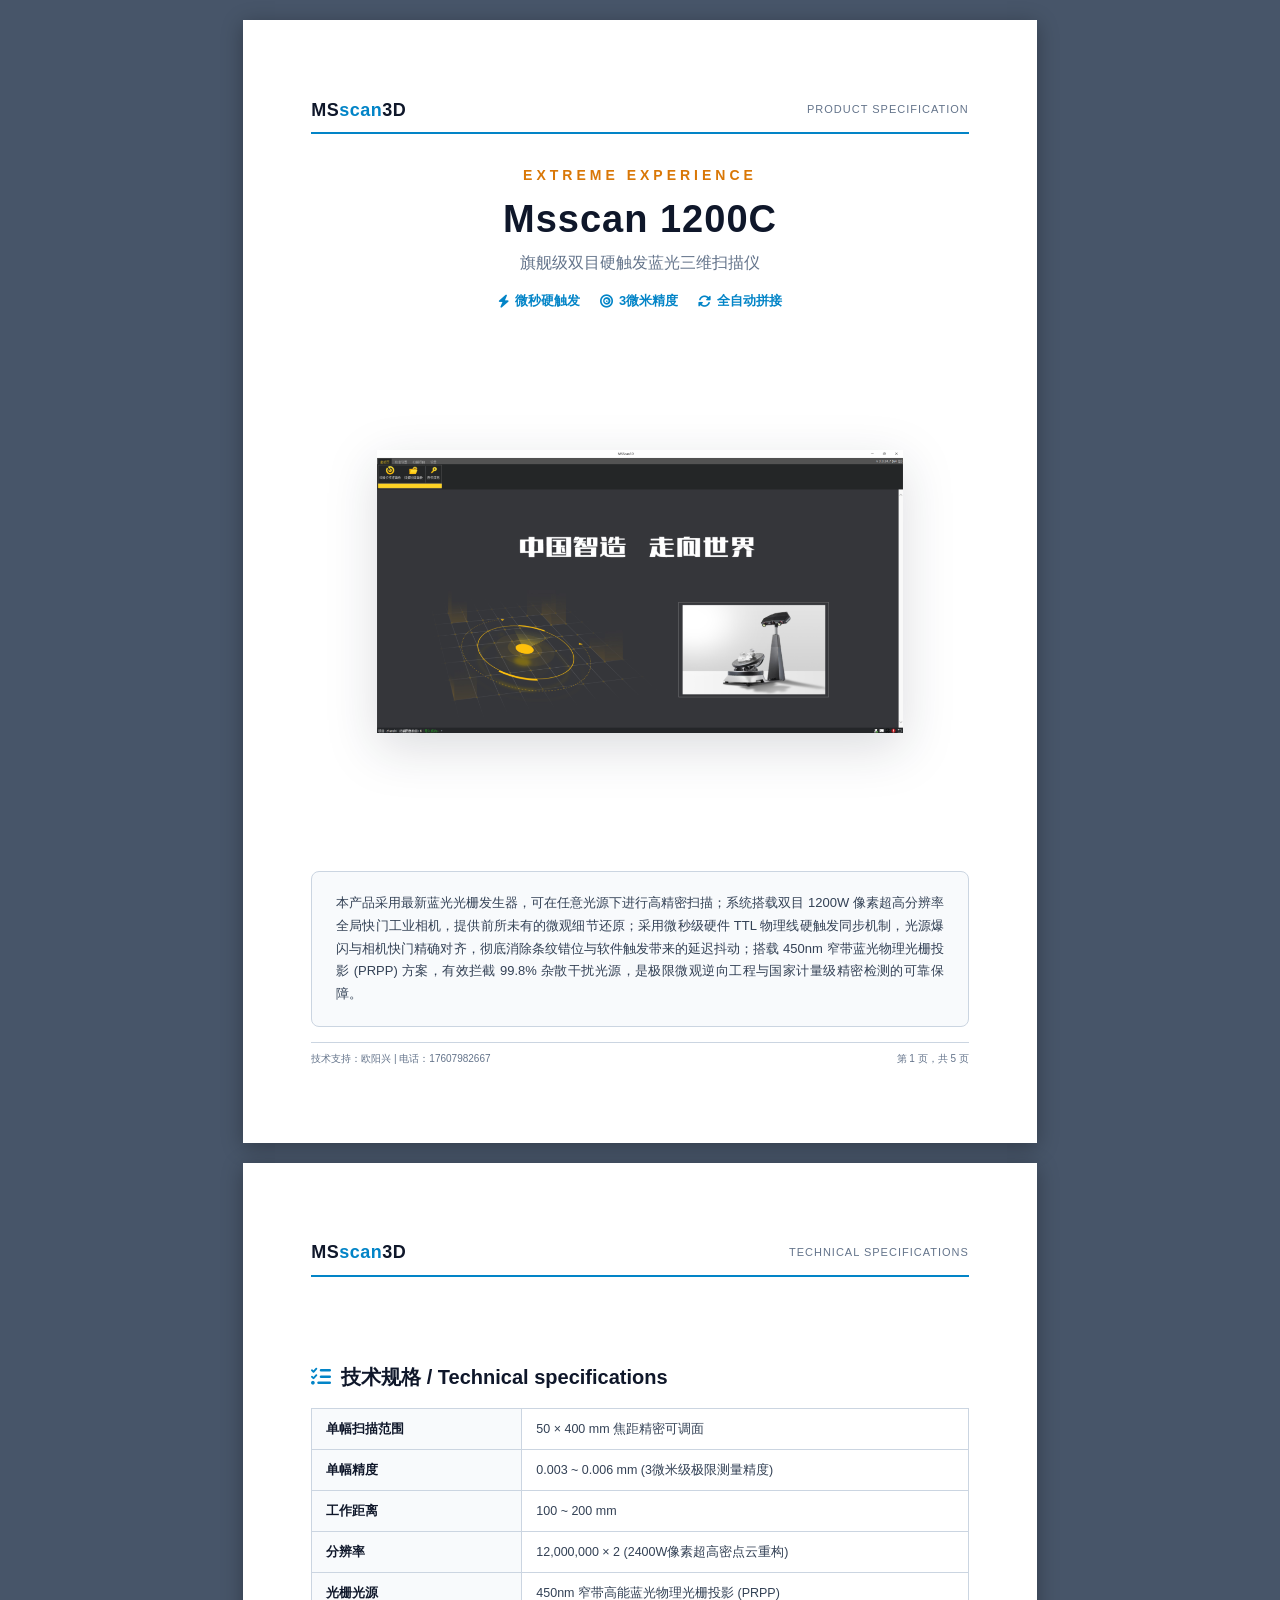
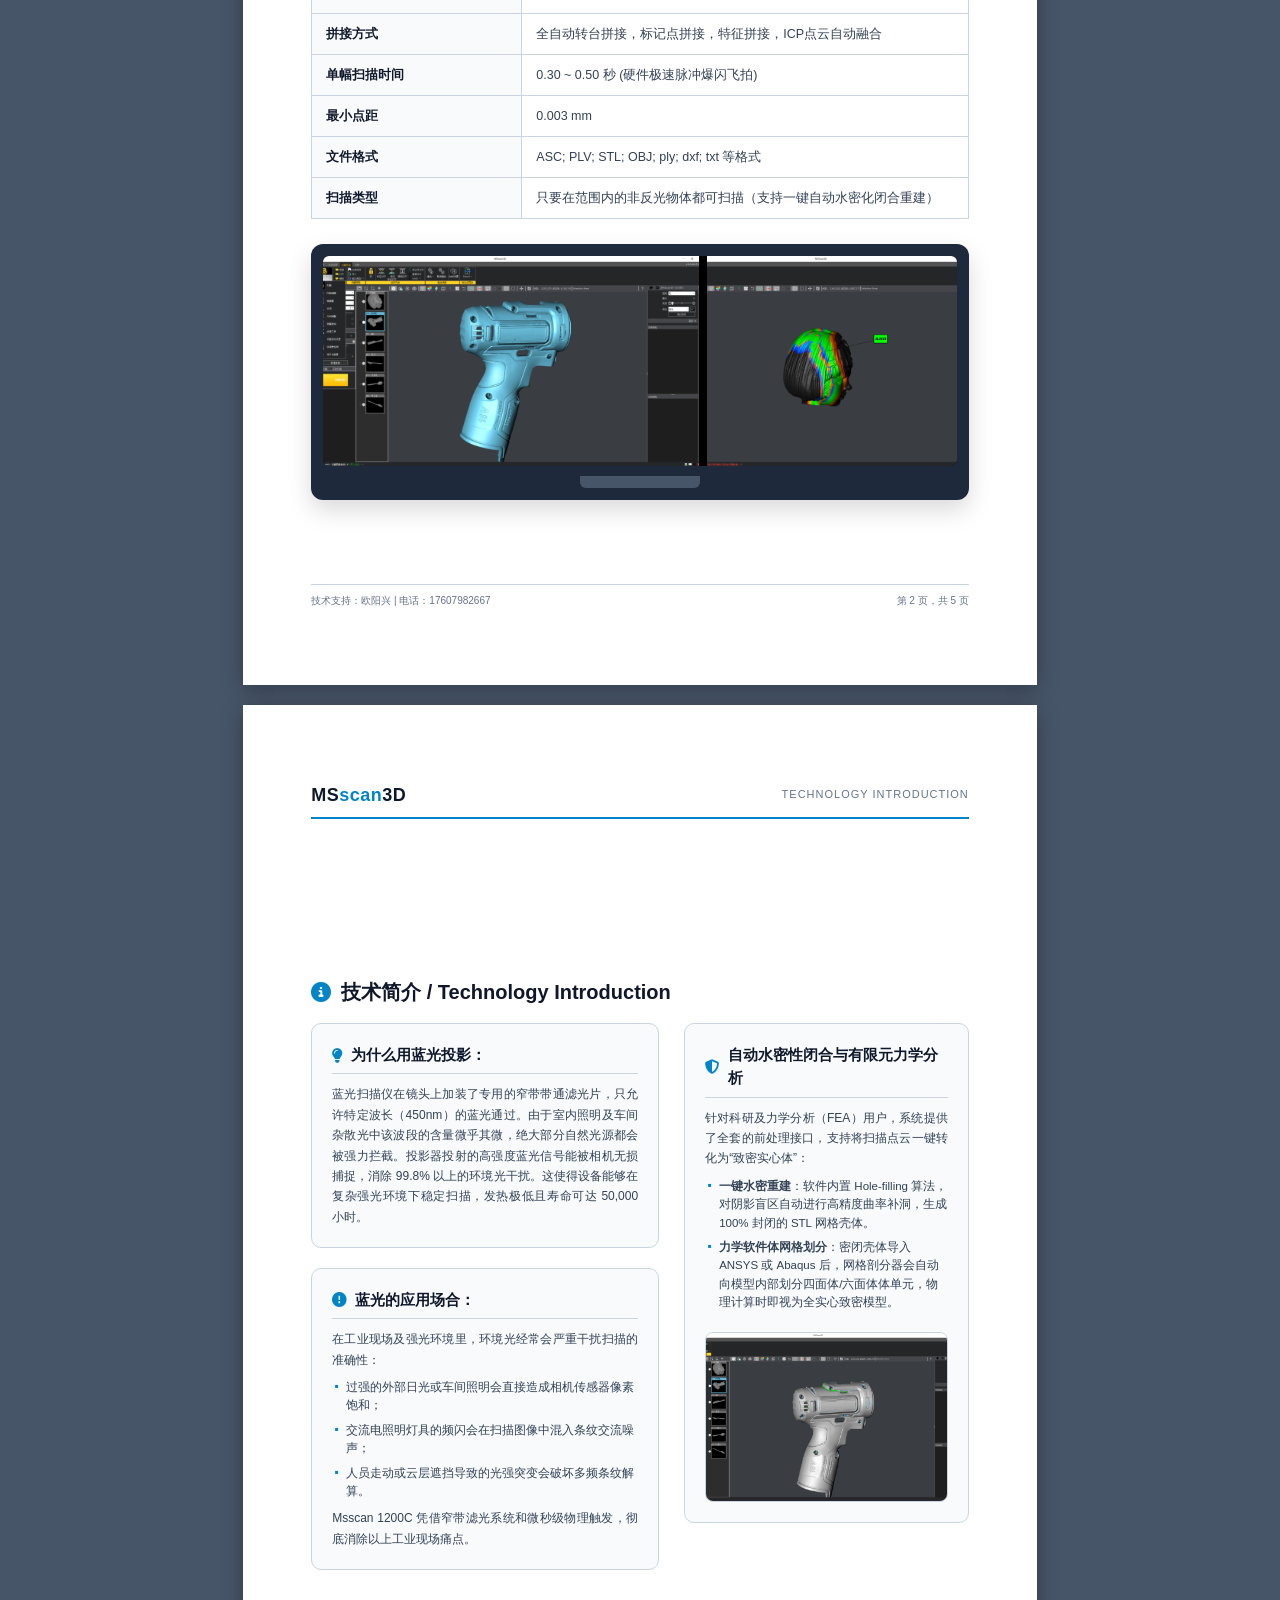
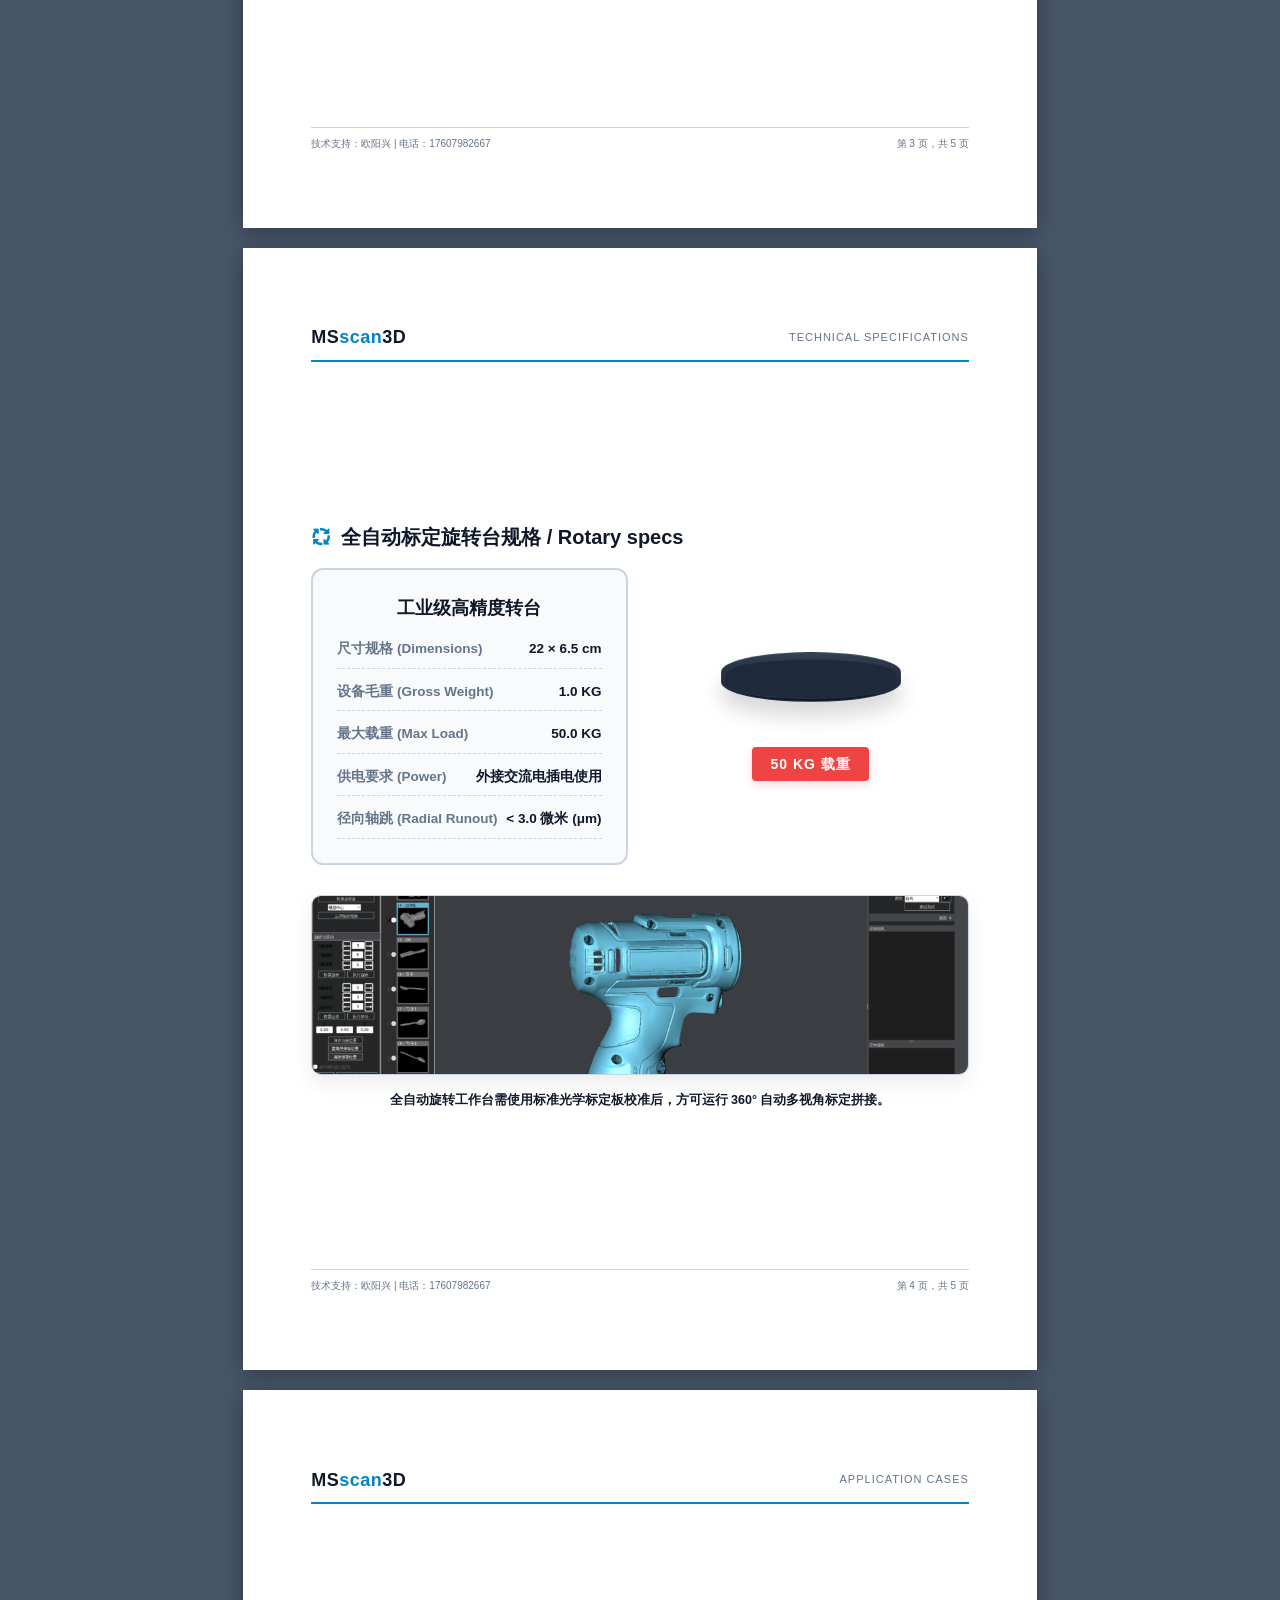
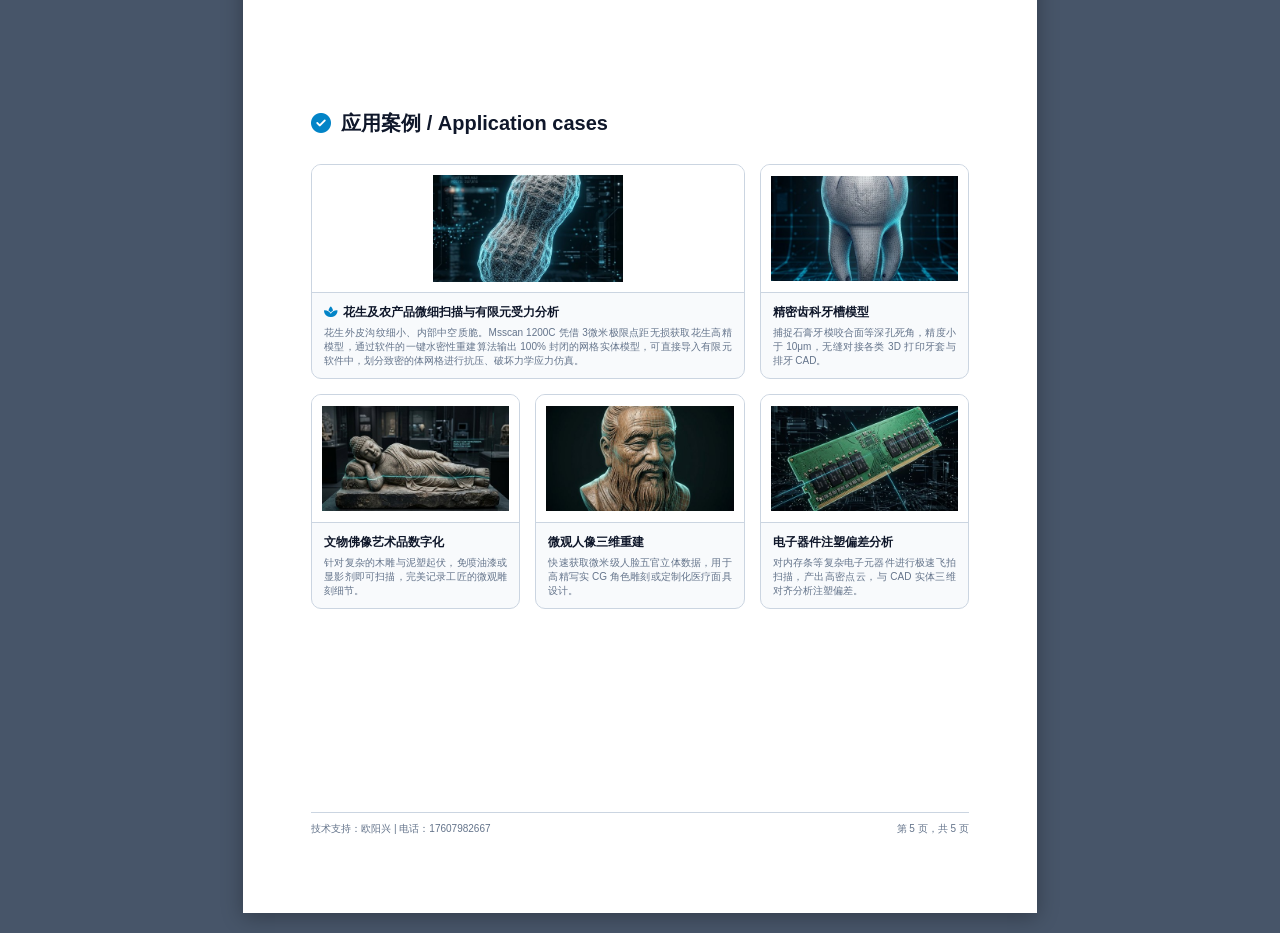
<file: 1200C_spec.html>
<!DOCTYPE html>
<html lang="zh-CN">
<head>
    <meta charset="UTF-8">
    <meta name="viewport" content="width=device-width, initial-scale=1.0">
    <title>Msscan 1200C 旗舰级三维扫描仪产品规格书</title>
    <!-- 引入 FontAwesome 图标库，提供专业的界面标识 -->
    <link rel="stylesheet" href="https://cdnjs.cloudflare.com/ajax/libs/font-awesome/6.4.0/css/all.min.css">
    <style>
        /* 核心版面与色彩控制 */
        :root {
            --primary-color: #0f172a;       /* 印刷深灰蓝 */
            --accent-color: #0284c7;        /* 科技亮蓝 */
            --text-main: #334155;           /* 正文字体深灰 */
            --text-light: #64748b;          /* 辅助字体浅灰 */
            --bg-light: #f8fafc;            /* 浅 slate 灰背景 */
            --border-color: #cbd5e1;        /* 边框灰 */
            --decor-blue: #e0f2fe;          /* 科技蓝淡化底色 */
        }

        * {
            box-sizing: border-box;
            margin: 0;
            padding: 0;
        }

        body {
            background: #475569;
            color: var(--text-main);
            font-family: -apple-system, BlinkMacSystemFont, "Segoe UI", Roboto, "Helvetica Neue", Arial, "Microsoft YaHei", sans-serif;
            line-height: 1.6;
            -webkit-print-color-adjust: exact;
            print-color-adjust: exact;
        }

        /* 屏幕预览下的 A4 页面排版 */
        .page {
            width: 210mm;
            height: 297mm;
            margin: 20px auto;
            background: #ffffff;
            padding: 20mm 18mm;
            box-shadow: 0 4px 20px rgba(0, 0, 0, 0.3);
            position: relative;
            overflow: hidden;
            display: flex;
            flex-direction: column;
            justify-content: space-between;
        }

        /* 打印模式下的绝对贴合 */
        @media print {
            body {
                background: none;
                margin: 0;
            }
            .page {
                margin: 0;
                box-shadow: none;
                page-break-after: always;
                width: 210mm;
                height: 297mm;
                padding: 20mm 18mm;
            }
        }

        /* 统一页眉与页脚设计 */
        .page-header {
            display: flex;
            justify-content: space-between;
            align-items: center;
            border-bottom: 2px solid var(--accent-color);
            padding-bottom: 8px;
            margin-bottom: 15px;
        }

        .page-header-logo {
            font-size: 18px;
            font-weight: 800;
            color: var(--primary-color);
            letter-spacing: 0.5px;
        }

        .page-header-logo span {
            color: var(--accent-color);
        }

        .page-header-tag {
            font-size: 11px;
            color: var(--text-light);
            text-transform: uppercase;
            letter-spacing: 1px;
        }

        .page-footer {
            border-top: 1px solid var(--border-color);
            padding-top: 8px;
            display: flex;
            justify-content: space-between;
            align-items: center;
            font-size: 10px;
            color: var(--text-light);
            margin-top: 15px;
        }

        .page-content {
            flex: 1;
            display: flex;
            flex-direction: column;
            justify-content: center;
        }

        /* ==================== PAGE 1: 封面 ==================== */
        .cover-top {
            text-align: center;
            margin-top: 15px;
        }

        .cover-experience {
            font-size: 14px;
            color: #d97706; /* 暖橙金色 */
            letter-spacing: 4px;
            text-transform: uppercase;
            font-weight: 700;
            margin-bottom: 10px;
        }

        .cover-title {
            font-size: 38px;
            font-weight: 900;
            color: var(--primary-color);
            line-height: 1.2;
            letter-spacing: 1px;
        }

        .cover-subtitle {
            font-size: 16px;
            color: var(--text-light);
            margin-top: 8px;
            font-weight: 500;
        }

        .cover-tagline {
            display: flex;
            justify-content: center;
            gap: 20px;
            margin-top: 15px;
            font-size: 13px;
            color: var(--accent-color);
            font-weight: 700;
        }

        .cover-tagline span {
            display: flex;
            align-items: center;
            gap: 6px;
        }

        .cover-image-container {
            flex: 1;
            display: flex;
            align-items: center;
            justify-content: center;
            margin: 30px 0;
            position: relative;
        }

        .cover-hardware-img {
            max-width: 80%;
            max-height: 380px;
            object-fit: contain;
            filter: drop-shadow(0 15px 25px rgba(15, 23, 42, 0.15));
        }

        .cover-intro-text {
            background: var(--bg-light);
            border: 1px solid var(--border-color);
            border-radius: 8px;
            padding: 20px 24px;
            font-size: 13px;
            color: var(--text-main);
            text-align: justify;
            line-height: 1.75;
        }

        /* ==================== PAGE 2: 技术规格 ==================== */
        .section-title {
            font-size: 20px;
            color: var(--primary-color);
            margin-bottom: 15px;
            display: flex;
            align-items: center;
            gap: 10px;
            font-weight: 800;
        }

        .section-title i {
            color: var(--accent-color);
        }

        table.spec-table {
            width: 100%;
            border-collapse: collapse;
            margin-bottom: 25px;
            font-size: 12.5px;
        }

        table.spec-table th, table.spec-table td {
            padding: 10px 14px;
            border: 1px solid var(--border-color);
            text-align: left;
        }

        table.spec-table th {
            background: var(--bg-light);
            color: var(--primary-color);
            font-weight: 800;
            width: 32%;
        }

        table.spec-table td {
            color: var(--text-main);
        }

        /* 电脑显示器外框的 CSS 展示 */
        .monitor-wrapper {
            background: #1e293b;
            border-radius: 12px;
            padding: 12px;
            box-shadow: 0 10px 25px rgba(0, 0, 0, 0.15);
            display: flex;
            flex-direction: column;
            gap: 10px;
        }

        .monitor-screen {
            background: #000;
            border-radius: 6px;
            overflow: hidden;
            display: grid;
            grid-template-columns: 1.5fr 1fr;
            gap: 8px;
            height: 210px;
        }

        .monitor-img-main {
            width: 100%;
            height: 100%;
            object-fit: cover;
        }

        .monitor-img-sub {
            width: 100%;
            height: 100%;
            object-fit: cover;
        }

        .monitor-base {
            width: 120px;
            height: 12px;
            background: #475569;
            margin: 0 auto;
            border-radius: 0 0 6px 6px;
        }

        /* ==================== PAGE 3: 技术简介 ==================== */
        .intro-grid {
            display: grid;
            grid-template-columns: 1.1fr 0.9fr;
            gap: 25px;
            align-items: flex-start;
        }

        .intro-column {
            display: flex;
            flex-direction: column;
            gap: 20px;
        }

        .intro-card {
            background: var(--bg-light);
            border: 1px solid var(--border-color);
            border-radius: 10px;
            padding: 20px;
        }

        .intro-card h3 {
            font-size: 14.5px;
            color: var(--primary-color);
            margin-bottom: 10px;
            display: flex;
            align-items: center;
            gap: 8px;
            border-bottom: 1px solid var(--border-color);
            padding-bottom: 6px;
        }

        .intro-card h3 i {
            color: var(--accent-color);
        }

        .intro-card p {
            font-size: 12px;
            color: var(--text-main);
            text-align: justify;
            line-height: 1.7;
        }

        .intro-card ul {
            list-style: none;
            padding-left: 0;
            margin-top: 8px;
        }

        .intro-card li {
            font-size: 11.5px;
            color: var(--text-main);
            margin-bottom: 6px;
            position: relative;
            padding-left: 14px;
        }

        .intro-card li::before {
            content: "▪";
            color: var(--accent-color);
            position: absolute;
            left: 2px;
            top: -1px;
            font-size: 12px;
        }

        .tech-flow-img-container {
            margin-top: 15px;
            border-radius: 8px;
            overflow: hidden;
            border: 1px solid var(--border-color);
            height: 170px;
        }

        .tech-flow-img {
            width: 100%;
            height: 100%;
            object-fit: cover;
        }

        /* ==================== PAGE 4: 旋转台 ==================== */
        .rotary-grid {
            display: grid;
            grid-template-columns: 1fr 1fr;
            gap: 25px;
            align-items: center;
        }

        .rotary-spec-card {
            border: 2px solid var(--border-color);
            border-radius: 12px;
            padding: 24px;
            background: var(--bg-light);
        }

        .rotary-spec-title {
            font-size: 18px;
            font-weight: 800;
            color: var(--primary-color);
            margin-bottom: 15px;
            text-align: center;
        }

        .rotary-spec-list {
            display: flex;
            flex-direction: column;
            gap: 12px;
        }

        .rotary-spec-item {
            display: flex;
            justify-content: space-between;
            border-bottom: 1px dashed var(--border-color);
            padding-bottom: 8px;
            font-size: 13.5px;
        }

        .rotary-spec-item .label {
            font-weight: 700;
            color: var(--text-light);
        }

        .rotary-spec-item .val {
            font-weight: 800;
            color: var(--primary-color);
        }

        /* CSS 绘制精美的 A4 转台示意图 */
        .rotary-visual-container {
            display: flex;
            flex-direction: column;
            align-items: center;
            justify-content: center;
            height: 220px;
            position: relative;
        }

        .rotary-3d-model {
            width: 180px;
            height: 50px;
            background: linear-gradient(180deg, #334155 0%, #0f172a 100%);
            border-radius: 50% / 20px;
            position: relative;
            box-shadow: 0 15px 20px rgba(0,0,0,0.15);
            display: flex;
            align-items: center;
            justify-content: center;
            border: 1px solid rgba(255,255,255,0.1);
        }

        .rotary-3d-model::before {
            content: '';
            position: absolute;
            top: 6px;
            width: 172px;
            height: 38px;
            background: #1e293b;
            border-radius: 50% / 15px;
            border: 1px solid rgba(255,255,255,0.05);
        }

        .rotary-3d-model-base {
            width: 160px;
            height: 40px;
            background: linear-gradient(180deg, #1e293b 0%, #020617 100%);
            border-radius: 50% / 15px;
            margin-top: -20px;
            z-index: -1;
            border: 1px solid rgba(0,0,0,0.4);
        }

        .rotary-badge {
            margin-top: 25px;
            background: #ef4444;
            color: #ffffff;
            font-size: 14px;
            font-weight: 800;
            padding: 6px 18px;
            border-radius: 4px;
            letter-spacing: 1px;
            box-shadow: 0 4px 10px rgba(239, 68, 68, 0.2);
        }

        .rotary-bottom-software {
            margin-top: 30px;
            border: 1px solid var(--border-color);
            border-radius: 10px;
            overflow: hidden;
            box-shadow: 0 8px 20px rgba(0,0,0,0.08);
            height: 180px;
        }

        .rotary-bottom-software img {
            width: 100%;
            height: 100%;
            object-fit: cover;
        }

        .rotary-note-text {
            margin-top: 15px;
            text-align: center;
            font-size: 12.5px;
            font-weight: 700;
            color: var(--primary-color);
        }

        /* ==================== PAGE 5: 应用案例 ==================== */
        .case-gallery-layout {
            display: grid;
            grid-template-columns: repeat(3, 1fr);
            grid-auto-rows: 215px;
            gap: 15px;
            margin-top: 10px;
        }

        .case-card {
            border: 1px solid var(--border-color);
            border-radius: 10px;
            overflow: hidden;
            display: flex;
            flex-direction: column;
            background: var(--bg-light);
            transition: border-color 0.3s;
        }

        .case-card:hover {
            border-color: var(--accent-color);
        }

        .case-card-img-container {
            flex: 1;
            background: #ffffff;
            display: flex;
            align-items: center;
            justify-content: center;
            padding: 10px;
            border-bottom: 1px solid var(--border-color);
            height: 120px;
        }

        .case-card-img-container img {
            max-width: 100%;
            max-height: 100%;
            object-fit: contain;
        }

        .case-card-info {
            padding: 10px 12px;
            display: flex;
            flex-direction: column;
            gap: 4px;
        }

        .case-card-title {
            font-size: 12px;
            font-weight: 800;
            color: var(--primary-color);
        }

        .case-card-desc {
            font-size: 10px;
            color: var(--text-light);
            line-height: 1.4;
            text-align: justify;
        }

        /* 占据双格的大案例，专门突出花生米 */
        .case-card.featured-case {
            grid-column: span 2;
            grid-row: span 1;
        }

        .case-card.featured-case .case-card-img-container {
            padding: 10px 25px;
        }
    </style>
</head>
<body>

    <!-- ==================== PAGE 1 ==================== -->
    <div class="page" id="page-1">
        <div class="page-header">
            <div class="page-header-logo">MS<span>scan</span>3D</div>
            <div class="page-header-tag">Product Specification</div>
        </div>
        
        <div class="page-content">
            <div class="cover-top">
                <div class="cover-experience">Extreme Experience</div>
                <div class="cover-title">Msscan 1200C</div>
                <div class="cover-subtitle">旗舰级双目硬触发蓝光三维扫描仪</div>
                <div class="cover-tagline">
                    <span><i class="fa-solid fa-bolt"></i>微秒硬触发</span>
                    <span><i class="fa-solid fa-bullseye"></i>3微米精度</span>
                    <span><i class="fa-solid fa-rotate"></i>全自动拼接</span>
                </div>
            </div>

            <div class="cover-image-container">
                <!-- 替换为本地官网的扫描仪硬件图像 -->
                <img src="./assets/images/scanner_hardware.png" alt="Msscan 1200C Hardware" class="cover-hardware-img">
            </div>

            <div class="cover-intro-text">
                本产品采用最新蓝光光栅发生器，可在任意光源下进行高精密扫描；系统搭载双目 1200W 像素超高分辨率全局快门工业相机，提供前所未有的微观细节还原；采用微秒级硬件 TTL 物理线硬触发同步机制，光源爆闪与相机快门精确对齐，彻底消除条纹错位与软件触发带来的延迟抖动；搭载 450nm 窄带蓝光物理光栅投影 (PRPP) 方案，有效拦截 99.8% 杂散干扰光源，是极限微观逆向工程与国家计量级精密检测的可靠保障。
            </div>
        </div>

        <div class="page-footer">
            <div>技术支持：欧阳兴 | 电话：17607982667</div>
            <div>第 1 页，共 5 页</div>
        </div>
    </div>

    <!-- ==================== PAGE 2 ==================== -->
    <div class="page" id="page-2">
        <div class="page-header">
            <div class="page-header-logo">MS<span>scan</span>3D</div>
            <div class="page-header-tag">Technical specifications</div>
        </div>
        
        <div class="page-content">
            <h2 class="section-title"><i class="fa-solid fa-list-check"></i> 技术规格 / Technical specifications</h2>
            
            <table class="spec-table">
                <tbody>
                    <tr>
                        <th>单幅扫描范围</th>
                        <td>50 × 400 mm 焦距精密可调面</td>
                    </tr>
                    <tr>
                        <th>单幅精度</th>
                        <td>0.003 ~ 0.006 mm (3微米级极限测量精度)</td>
                    </tr>
                    <tr>
                        <th>工作距离</th>
                        <td>100 ~ 200 mm</td>
                    </tr>
                    <tr>
                        <th>分辨率</th>
                        <td>12,000,000 × 2 (2400W像素超高密点云重构)</td>
                    </tr>
                    <tr>
                        <th>光栅光源</th>
                        <td>450nm 窄带高能蓝光物理光栅投影 (PRPP)</td>
                    </tr>
                    <tr>
                        <th>拼接方式</th>
                        <td>全自动转台拼接，标记点拼接，特征拼接，ICP点云自动融合</td>
                    </tr>
                    <tr>
                        <th>单幅扫描时间</th>
                        <td>0.30 ~ 0.50 秒 (硬件极速脉冲爆闪飞拍)</td>
                    </tr>
                    <tr>
                        <th>最小点距</th>
                        <td>0.003 mm</td>
                    </tr>
                    <tr>
                        <th>文件格式</th>
                        <td>ASC; PLV; STL; OBJ; ply; dxf; txt 等格式</td>
                    </tr>
                    <tr>
                        <th>扫描类型</th>
                        <td>只要在范围内的非反光物体都可扫描（支持一键自动水密化闭合重建）</td>
                    </tr>
                </tbody>
            </table>

            <!-- 替换为用户主程序界面图与偏差分析图 -->
            <div class="monitor-wrapper">
                <div class="monitor-screen">
                    <img src="./assets/images/software_interface.png" alt="MSscan3D Main Interface" class="monitor-img-main">
                    <img src="./assets/images/deviation_analysis.png" alt="MSscan3D Deviation Analysis" class="monitor-img-sub">
                </div>
                <div class="monitor-base"></div>
            </div>
        </div>

        <div class="page-footer">
            <div>技术支持：欧阳兴 | 电话：17607982667</div>
            <div>第 2 页，共 5 页</div>
        </div>
    </div>

    <!-- ==================== PAGE 3 ==================== -->
    <div class="page" id="page-3">
        <div class="page-header">
            <div class="page-header-logo">MS<span>scan</span>3D</div>
            <div class="page-header-tag">Technology Introduction</div>
        </div>
        
        <div class="page-content">
            <h2 class="section-title"><i class="fa-solid fa-circle-info"></i> 技术简介 / Technology Introduction</h2>
            
            <div class="intro-grid">
                <!-- 左侧：蓝光投影技术 -->
                <div class="intro-column">
                    <div class="intro-card">
                        <h3><i class="fa-solid fa-lightbulb"></i> 为什么用蓝光投影：</h3>
                        <p>
                            蓝光扫描仪在镜头上加装了专用的窄带带通滤光片，只允许特定波长（450nm）的蓝光通过。由于室内照明及车间杂散光中该波段的含量微乎其微，绝大部分自然光源都会被强力拦截。投影器投射的高强度蓝光信号能被相机无损捕捉，消除 99.8% 以上的环境光干扰。这使得设备能够在复杂强光环境下稳定扫描，发热极低且寿命可达 50,000 小时。
                        </p>
                    </div>

                    <div class="intro-card">
                        <h3><i class="fa-solid fa-circle-exclamation"></i> 蓝光的应用场合：</h3>
                        <p>
                            在工业现场及强光环境里，环境光经常会严重干扰扫描的准确性：
                        </p>
                        <ul>
                            <li>过强的外部日光或车间照明会直接造成相机传感器像素饱和；</li>
                            <li>交流电照明灯具的频闪会在扫描图像中混入条纹交流噪声；</li>
                            <li>人员走动或云层遮挡导致的光强突变会破坏多频条纹解算。</li>
                        </ul>
                        <p style="margin-top: 8px;">
                            Msscan 1200C 凭借窄带滤光系统和微秒级物理触发，彻底消除以上工业现场痛点。
                        </p>
                    </div>
                </div>

                <!-- 右侧：力学分析实体化科普（水密性补洞） -->
                <div class="intro-column">
                    <div class="intro-card" style="height: 100%; display: flex; flex-direction: column; justify-content: space-between;">
                        <div>
                            <h3><i class="fa-solid fa-shield-halved"></i> 自动水密性闭合与有限元力学分析</h3>
                            <p>
                                针对科研及力学分析（FEA）用户，系统提供了全套的前处理接口，支持将扫描点云一键转化为“致密实心体”：
                            </p>
                            <ul>
                                <li><strong>一键水密重建</strong>：软件内置 Hole-filling 算法，对阴影盲区自动进行高精度曲率补洞，生成 100% 封闭的 STL 网格壳体。</li>
                                <li><strong>力学软件体网格划分</strong>：密闭壳体导入 ANSYS 或 Abaqus 后，网格剖分器会自动向模型内部划分四面体/六面体体单元，物理计算时即视为全实心致密模型。</li>
                            </ul>
                        </div>
                        
                        <!-- 放置补洞对比示意图 -->
                        <div class="tech-flow-img-container">
                            <img src="./assets/images/auto_hole_filling.png" alt="Auto Hole Filling" class="tech-flow-img">
                        </div>
                    </div>
                </div>
            </div>
        </div>

        <div class="page-footer">
            <div>技术支持：欧阳兴 | 电话：17607982667</div>
            <div>第 3 页，共 5 页</div>
        </div>
    </div>

    <!-- ==================== PAGE 4 ==================== -->
    <div class="page" id="page-4">
        <div class="page-header">
            <div class="page-header-logo">MS<span>scan</span>3D</div>
            <div class="page-header-tag">Technical specifications</div>
        </div>
        
        <div class="page-content">
            <h2 class="section-title"><i class="fa-solid fa-arrows-spin"></i> 全自动标定旋转台规格 / Rotary specs</h2>
            
            <div class="rotary-grid">
                <!-- 左侧：参数说明 -->
                <div class="rotary-spec-card">
                    <div class="rotary-spec-title">工业级高精度转台</div>
                    <div class="rotary-spec-list">
                        <div class="rotary-spec-item">
                            <span class="label">尺寸规格 (Dimensions)</span>
                            <span class="val">22 × 6.5 cm</span>
                        </div>
                        <div class="rotary-spec-item">
                            <span class="label">设备毛重 (Gross Weight)</span>
                            <span class="val">1.0 KG</span>
                        </div>
                        <div class="rotary-spec-item">
                            <span class="label">最大载重 (Max Load)</span>
                            <span class="val">50.0 KG</span>
                        </div>
                        <div class="rotary-spec-item">
                            <span class="label">供电要求 (Power)</span>
                            <span class="val">外接交流电插电使用</span>
                        </div>
                        <div class="rotary-spec-item">
                            <span class="label">径向轴跳 (Radial Runout)</span>
                            <span class="val">&lt; 3.0 微米 (μm)</span>
                        </div>
                    </div>
                </div>

                <!-- 右侧：高精转台 3D 视觉展示 -->
                <div class="rotary-visual-container">
                    <div class="rotary-3d-model"></div>
                    <div class="rotary-3d-model-base"></div>
                    <div class="rotary-badge">50 KG 载重</div>
                </div>
            </div>

            <!-- 下方转台校准界面图 -->
            <div class="rotary-bottom-software">
                <img src="./assets/images/coordinate_align.png" alt="Rotary Calibration Interface">
            </div>

            <div class="rotary-note-text">
                全自动旋转工作台需使用标准光学标定板校准后，方可运行 360° 自动多视角标定拼接。
            </div>
        </div>

        <div class="page-footer">
            <div>技术支持：欧阳兴 | 电话：17607982667</div>
            <div>第 4 页，共 5 页</div>
        </div>
    </div>

    <!-- ==================== PAGE 5 ==================== -->
    <div class="page" id="page-5">
        <div class="page-header">
            <div class="page-header-logo">MS<span>scan</span>3D</div>
            <div class="page-header-tag">Application cases</div>
        </div>
        
        <div class="page-content">
            <h2 class="section-title"><i class="fa-solid fa-circle-check"></i> 应用案例 / Application cases</h2>
            
            <div class="case-gallery-layout">
                <!-- 特色大卡片：花生米力学分析 -->
                <div class="case-card featured-case">
                    <div class="case-card-img-container">
                        <img src="./assets/images/done_peanut.png" alt="Peanut Scan & FEA">
                    </div>
                    <div class="case-card-info">
                        <div class="case-card-title"><i class="fa-solid fa-spa" style="color:var(--accent-color); margin-right:5px;"></i>花生及农产品微细扫描与有限元受力分析</div>
                        <div class="case-card-desc">
                            花生外皮沟纹细小、内部中空质脆。Msscan 1200C 凭借 3微米极限点距无损获取花生高精模型，通过软件的一键水密性重建算法输出 100% 封闭的网格实体模型，可直接导入有限元软件中，划分致密的体网格进行抗压、破坏力学应力仿真。
                        </div>
                    </div>
                </div>

                <!-- 牙模扫描 -->
                <div class="case-card">
                    <div class="case-card-img-container">
                        <img src="./assets/images/done_tooth.png" alt="Tooth Scan">
                    </div>
                    <div class="case-card-info">
                        <div class="case-card-title">精密齿科牙槽模型</div>
                        <div class="case-card-desc">
                            捕捉石膏牙模咬合面等深孔死角，精度小于 10μm，无缝对接各类 3D 打印牙套与排牙 CAD。
                        </div>
                    </div>
                </div>

                <!-- 佛像扫描 -->
                <div class="case-card">
                    <div class="case-card-img-container">
                        <img src="./assets/images/done_buddha.png" alt="Buddha Scan">
                    </div>
                    <div class="case-card-info">
                        <div class="case-card-title">文物佛像艺术品数字化</div>
                        <div class="case-card-desc">
                            针对复杂的木雕与泥塑起伏，免喷油漆或显影剂即可扫描，完美记录工匠的微观雕刻细节。
                        </div>
                    </div>
                </div>

                <!-- 人像扫描 -->
                <div class="case-card">
                    <div class="case-card-img-container">
                        <img src="./assets/images/done_head.png" alt="Head Scan">
                    </div>
                    <div class="case-card-info">
                        <div class="case-card-title">微观人像三维重建</div>
                        <div class="case-card-desc">
                            快速获取微米级人脸五官立体数据，用于高精写实 CG 角色雕刻或定制化医疗面具设计。
                        </div>
                    </div>
                </div>

                <!-- 内存条扫描 -->
                <div class="case-card">
                    <div class="case-card-img-container">
                        <img src="./assets/images/done_memory.png" alt="Memory Card Scan">
                    </div>
                    <div class="case-card-info">
                        <div class="case-card-title">电子器件注塑偏差分析</div>
                        <div class="case-card-desc">
                            对内存条等复杂电子元器件进行极速飞拍扫描，产出高密点云，与 CAD 实体三维对齐分析注塑偏差。
                        </div>
                    </div>
                </div>
            </div>
        </div>

        <div class="page-footer">
            <div>技术支持：欧阳兴 | 电话：17607982667</div>
            <div>第 5 页，共 5 页</div>
        </div>
    </div>

</body>
</html>
</file>
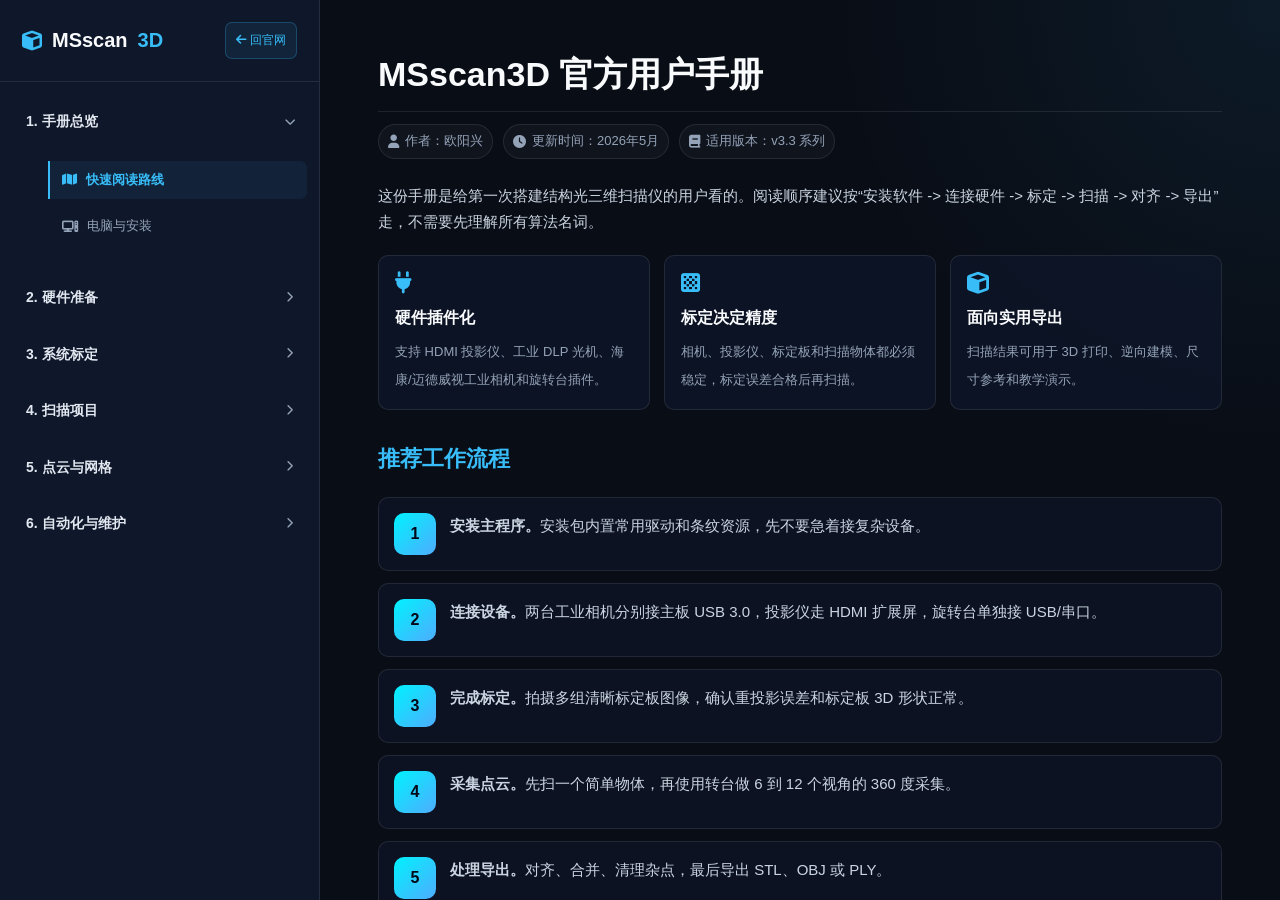
<file: manual.html>
<!DOCTYPE html>
<html lang="zh-CN">
<head>
    <meta charset="UTF-8">
    <meta name="viewport" content="width=device-width, initial-scale=1.0">
    <title>MSscan3D 官方用户手册</title>
    <link rel="stylesheet" href="https://cdnjs.cloudflare.com/ajax/libs/font-awesome/6.4.0/css/all.min.css">
    <style>
        :root {
            --bg-primary: #090d16;
            --bg-secondary: #0f172a;
            --bg-panel: #111827;
            --border: rgba(255, 255, 255, 0.09);
            --text-main: #f8fafc;
            --text-muted: #94a3b8;
            --primary: #38bdf8;
            --green: #10b981;
            --orange: #f97316;
            --red: #ef4444;
            --gradient: linear-gradient(135deg, #00f2fe 0%, #4facfe 100%);
        }

        * {
            box-sizing: border-box;
            margin: 0;
            padding: 0;
        }

        body {
            min-height: 100vh;
            overflow: hidden;
            display: flex;
            background: var(--bg-primary);
            color: var(--text-main);
            font-family: "Segoe UI", "Microsoft YaHei", Arial, sans-serif;
            line-height: 1.75;
        }

        a {
            color: inherit;
            text-decoration: none;
        }

        .manual-wrapper {
            display: flex;
            width: 100vw;
            height: 100vh;
            overflow: hidden;
        }

        .sidebar {
            width: 320px;
            flex-shrink: 0;
            display: flex;
            flex-direction: column;
            background: var(--bg-secondary);
            border-right: 1px solid var(--border);
        }

        .sidebar-header {
            padding: 22px;
            border-bottom: 1px solid var(--border);
            display: flex;
            align-items: center;
            justify-content: space-between;
            gap: 14px;
        }

        .logo {
            display: flex;
            align-items: center;
            gap: 10px;
            font-size: 20px;
            font-weight: 800;
        }

        .logo i,
        .logo span {
            color: var(--primary);
        }

        .home-btn {
            border: 1px solid rgba(56, 189, 248, 0.25);
            background: rgba(56, 189, 248, 0.08);
            color: var(--primary);
            padding: 7px 10px;
            border-radius: 7px;
            font-size: 12px;
            white-space: nowrap;
        }

        .toc-container {
            overflow-y: auto;
            padding: 16px 12px 28px;
        }

        .toc-group {
            margin-bottom: 10px;
        }

        .toc-title {
            display: flex;
            justify-content: space-between;
            align-items: center;
            padding: 11px 14px;
            border-radius: 8px;
            color: #e2e8f0;
            font-size: 14px;
            font-weight: 700;
            cursor: pointer;
        }

        .toc-title:hover {
            background: rgba(255, 255, 255, 0.04);
        }

        .toc-title .chevron {
            transition: transform 0.25s ease;
            font-size: 11px;
            color: var(--text-muted);
        }

        .toc-group.open .chevron {
            transform: rotate(90deg);
        }

        .toc-list {
            display: none;
            list-style: none;
            padding: 4px 0 2px 14px;
        }

        .toc-group.open .toc-list {
            display: block;
        }

        .toc-item a {
            display: flex;
            align-items: center;
            gap: 9px;
            padding: 8px 12px;
            border-left: 2px solid transparent;
            border-radius: 0 7px 7px 0;
            color: var(--text-muted);
            font-size: 13px;
        }

        .toc-item.active a {
            color: var(--primary);
            background: rgba(56, 189, 248, 0.07);
            border-left-color: var(--primary);
            font-weight: 700;
        }

        .content-area {
            flex: 1;
            min-width: 0;
            height: 100vh;
            overflow-y: auto;
            background:
                radial-gradient(circle at top right, rgba(56, 189, 248, 0.08), transparent 34%),
                var(--bg-primary);
        }

        .doc-page {
            display: none;
            max-width: 920px;
            margin: 0 auto;
            padding: 54px 38px 80px;
        }

        .doc-page.active {
            display: block;
        }

        h1 {
            font-size: 34px;
            line-height: 1.2;
            margin-bottom: 12px;
            padding-bottom: 16px;
            border-bottom: 1px solid var(--border);
        }

        h2 {
            margin-top: 30px;
            margin-bottom: 12px;
            font-size: 22px;
            color: var(--primary);
        }

        h3 {
            margin-top: 20px;
            margin-bottom: 8px;
            font-size: 17px;
            color: #e2e8f0;
        }

        p {
            margin-bottom: 14px;
            color: #cbd5e1;
            font-size: 15px;
        }

        ul,
        ol {
            margin: 12px 0 18px 22px;
            color: #cbd5e1;
        }

        li {
            margin-bottom: 8px;
        }

        code {
            font-family: Consolas, "Courier New", monospace;
            color: #7dd3fc;
            background: rgba(255, 255, 255, 0.07);
            border-radius: 4px;
            padding: 2px 6px;
            font-size: 13px;
        }

        pre {
            overflow-x: auto;
            margin: 18px 0;
            padding: 18px;
            border: 1px solid var(--border);
            border-radius: 10px;
            background: #060a13;
        }

        pre code {
            display: block;
            padding: 0;
            background: transparent;
            color: #dbeafe;
            line-height: 1.65;
        }

        table {
            width: 100%;
            border-collapse: collapse;
            margin: 18px 0 24px;
            overflow: hidden;
            border: 1px solid var(--border);
            border-radius: 10px;
        }

        th,
        td {
            padding: 12px 14px;
            border-bottom: 1px solid var(--border);
            text-align: left;
            vertical-align: top;
            font-size: 14px;
        }

        th {
            color: var(--text-main);
            background: rgba(56, 189, 248, 0.1);
        }

        td {
            color: #cbd5e1;
            background: rgba(15, 23, 42, 0.5);
        }

        .doc-meta {
            display: flex;
            flex-wrap: wrap;
            gap: 10px;
            margin-bottom: 24px;
            color: var(--text-muted);
            font-size: 13px;
        }

        .doc-meta span {
            display: inline-flex;
            align-items: center;
            gap: 6px;
            padding: 5px 9px;
            border: 1px solid var(--border);
            border-radius: 999px;
            background: rgba(255, 255, 255, 0.03);
        }

        .summary-grid {
            display: grid;
            grid-template-columns: repeat(3, minmax(0, 1fr));
            gap: 14px;
            margin: 20px 0 28px;
        }

        .summary-card {
            padding: 16px;
            border: 1px solid var(--border);
            border-radius: 10px;
            background: rgba(15, 23, 42, 0.72);
        }

        .summary-card i {
            color: var(--primary);
            font-size: 22px;
            margin-bottom: 10px;
        }

        .summary-card b {
            display: block;
            margin-bottom: 5px;
        }

        .summary-card span {
            color: var(--text-muted);
            font-size: 13px;
        }

        .alert-box {
            display: flex;
            gap: 14px;
            margin: 20px 0;
            padding: 16px 18px;
            border-radius: 10px;
        }

        .alert-box i {
            flex-shrink: 0;
            margin-top: 3px;
            font-size: 20px;
        }

        .alert-box h4 {
            margin-bottom: 4px;
            font-size: 15px;
        }

        .alert-box p {
            margin-bottom: 0;
            font-size: 13.5px;
        }

        .alert-note {
            background: rgba(16, 185, 129, 0.06);
            border: 1px solid rgba(16, 185, 129, 0.2);
            border-left: 4px solid var(--green);
        }

        .alert-note i,
        .alert-note h4 {
            color: var(--green);
        }

        .alert-warning {
            background: rgba(249, 115, 22, 0.06);
            border: 1px solid rgba(249, 115, 22, 0.22);
            border-left: 4px solid var(--orange);
        }

        .alert-warning i,
        .alert-warning h4 {
            color: var(--orange);
        }

        .alert-danger {
            background: rgba(239, 68, 68, 0.06);
            border: 1px solid rgba(239, 68, 68, 0.22);
            border-left: 4px solid var(--red);
        }

        .alert-danger i,
        .alert-danger h4 {
            color: var(--red);
        }

        .process-flow {
            display: grid;
            gap: 12px;
            margin: 18px 0;
        }

        .flow-step {
            display: grid;
            grid-template-columns: 42px 1fr;
            gap: 14px;
            align-items: start;
            padding: 15px;
            border: 1px solid var(--border);
            border-radius: 10px;
            background: rgba(15, 23, 42, 0.62);
        }

        .flow-step .num {
            width: 42px;
            height: 42px;
            display: inline-flex;
            align-items: center;
            justify-content: center;
            border-radius: 10px;
            background: var(--gradient);
            color: #020617;
            font-weight: 900;
        }

        .flow-step p {
            margin-bottom: 0;
        }

        .diagram {
            margin: 22px 0;
            padding: 18px;
            border: 1px solid var(--border);
            border-radius: 12px;
            background: #0f172a;
        }

        .diagram svg {
            width: 100%;
            height: auto;
            display: block;
        }

        .menu-toggle {
            display: none;
            position: fixed;
            right: 20px;
            bottom: 20px;
            z-index: 1200;
            width: 54px;
            height: 54px;
            border: 0;
            border-radius: 50%;
            background: var(--gradient);
            color: #020617;
            font-size: 22px;
            box-shadow: 0 12px 30px rgba(56, 189, 248, 0.35);
            cursor: pointer;
        }

        @media (max-width: 968px) {
            body {
                overflow: auto;
            }

            .manual-wrapper {
                height: auto;
                min-height: 100vh;
            }

            .sidebar {
                position: fixed;
                left: -320px;
                top: 0;
                bottom: 0;
                z-index: 1100;
                transition: transform 0.3s ease;
            }

            .sidebar.active {
                transform: translateX(320px);
                box-shadow: 20px 0 60px rgba(0, 0, 0, 0.6);
            }

            .content-area {
                height: auto;
                min-height: 100vh;
            }

            .doc-page {
                padding: 34px 22px 82px;
            }

            h1 {
                font-size: 28px;
            }

            .summary-grid {
                grid-template-columns: 1fr;
            }

            .menu-toggle {
                display: inline-flex;
                align-items: center;
                justify-content: center;
            }
        }
    </style>
</head>
<body>
    <button class="menu-toggle" aria-label="打开手册目录">
        <i class="fa-solid fa-bars-staggered"></i>
    </button>

    <div class="manual-wrapper">
        <aside class="sidebar">
            <div class="sidebar-header">
                <a href="#" class="logo"><i class="fa-solid fa-cube"></i> MSscan<span>3D</span></a>
                <a href="index.html" class="home-btn"><i class="fa-solid fa-arrow-left"></i> 回官网</a>
            </div>

            <div class="toc-container">
                <div class="toc-group open">
                    <div class="toc-title"><span>1. 手册总览</span><i class="fa-solid fa-chevron-right chevron"></i></div>
                    <ul class="toc-list">
                        <li class="toc-item active" data-target="#ch1-1"><a href="#ch1-1"><i class="fa-solid fa-map"></i> 快速阅读路线</a></li>
                        <li class="toc-item" data-target="#ch1-2"><a href="#ch1-2"><i class="fa-solid fa-computer"></i> 电脑与安装</a></li>
                    </ul>
                </div>

                <div class="toc-group">
                    <div class="toc-title"><span>2. 硬件准备</span><i class="fa-solid fa-chevron-right chevron"></i></div>
                    <ul class="toc-list">
                        <li class="toc-item" data-target="#ch2-1"><a href="#ch2-1"><i class="fa-solid fa-network-wired"></i> 相机/投影/转台接线</a></li>
                        <li class="toc-item" data-target="#ch2-2"><a href="#ch2-2"><i class="fa-solid fa-lightbulb"></i> 投影模式与曝光</a></li>
                    </ul>
                </div>

                <div class="toc-group">
                    <div class="toc-title"><span>3. 系统标定</span><i class="fa-solid fa-chevron-right chevron"></i></div>
                    <ul class="toc-list">
                        <li class="toc-item" data-target="#ch3-1"><a href="#ch3-1"><i class="fa-solid fa-chess-board"></i> 标定板与拍摄姿态</a></li>
                        <li class="toc-item" data-target="#ch3-2"><a href="#ch3-2"><i class="fa-solid fa-gauge-high"></i> 误差确认与返工</a></li>
                    </ul>
                </div>

                <div class="toc-group">
                    <div class="toc-title"><span>4. 扫描项目</span><i class="fa-solid fa-chevron-right chevron"></i></div>
                    <ul class="toc-list">
                        <li class="toc-item" data-target="#ch4-1"><a href="#ch4-1"><i class="fa-solid fa-folder-plus"></i> 新建项目与扫描体积</a></li>
                        <li class="toc-item" data-target="#ch4-2"><a href="#ch4-2"><i class="fa-solid fa-rotate"></i> 旋转台 360 度扫描</a></li>
                    </ul>
                </div>

                <div class="toc-group">
                    <div class="toc-title"><span>5. 点云与网格</span><i class="fa-solid fa-chevron-right chevron"></i></div>
                    <ul class="toc-list">
                        <li class="toc-item" data-target="#ch5-1"><a href="#ch5-1"><i class="fa-solid fa-arrows-to-dot"></i> 对齐、合并与清理</a></li>
                        <li class="toc-item" data-target="#ch5-2"><a href="#ch5-2"><i class="fa-solid fa-file-export"></i> 导入导出格式</a></li>
                    </ul>
                </div>

                <div class="toc-group">
                    <div class="toc-title"><span>6. 自动化与维护</span><i class="fa-solid fa-chevron-right chevron"></i></div>
                    <ul class="toc-list">
                        <li class="toc-item" data-target="#ch6-1"><a href="#ch6-1"><i class="fa-solid fa-terminal"></i> 脚本与接口</a></li>
                        <li class="toc-item" data-target="#ch6-2"><a href="#ch6-2"><i class="fa-solid fa-screwdriver-wrench"></i> 常见问题排查</a></li>
                    </ul>
                </div>
            </div>
        </aside>

        <main class="content-area">
            <section id="ch1-1" class="doc-page active">
                <h1>MSscan3D 官方用户手册</h1>
                <div class="doc-meta">
                    <span><i class="fa-solid fa-user"></i> 作者：欧阳兴</span>
                    <span><i class="fa-solid fa-clock"></i> 更新时间：2026年5月</span>
                    <span><i class="fa-solid fa-book"></i> 适用版本：v3.3 系列</span>
                </div>
                <p>这份手册是给第一次搭建结构光三维扫描仪的用户看的。阅读顺序建议按“安装软件 -> 连接硬件 -> 标定 -> 扫描 -> 对齐 -> 导出”走，不需要先理解所有算法名词。</p>
                <div class="summary-grid">
                    <div class="summary-card"><i class="fa-solid fa-plug"></i><b>硬件插件化</b><span>支持 HDMI 投影仪、工业 DLP 光机、海康/迈德威视工业相机和旋转台插件。</span></div>
                    <div class="summary-card"><i class="fa-solid fa-chess-board"></i><b>标定决定精度</b><span>相机、投影仪、标定板和扫描物体都必须稳定，标定误差合格后再扫描。</span></div>
                    <div class="summary-card"><i class="fa-solid fa-cube"></i><b>面向实用导出</b><span>扫描结果可用于 3D 打印、逆向建模、尺寸参考和教学演示。</span></div>
                </div>
                <h2>推荐工作流程</h2>
                <div class="process-flow">
                    <div class="flow-step"><span class="num">1</span><p><b>安装主程序。</b>安装包内置常用驱动和条纹资源，先不要急着接复杂设备。</p></div>
                    <div class="flow-step"><span class="num">2</span><p><b>连接设备。</b>两台工业相机分别接主板 USB 3.0，投影仪走 HDMI 扩展屏，旋转台单独接 USB/串口。</p></div>
                    <div class="flow-step"><span class="num">3</span><p><b>完成标定。</b>拍摄多组清晰标定板图像，确认重投影误差和标定板 3D 形状正常。</p></div>
                    <div class="flow-step"><span class="num">4</span><p><b>采集点云。</b>先扫一个简单物体，再使用转台做 6 到 12 个视角的 360 度采集。</p></div>
                    <div class="flow-step"><span class="num">5</span><p><b>处理导出。</b>对齐、合并、清理杂点，最后导出 STL、OBJ 或 PLY。</p></div>
                </div>
                <div class="alert-box alert-warning">
                    <i class="fa-solid fa-triangle-exclamation"></i>
                    <div><h4>先扫简单物体</h4><p>第一次测试请使用不反光、表面有形状特征的小物件。透明、黑亮、镜面金属、毛发和纯平大白面都不适合拿来做第一次验证。</p></div>
                </div>
            </section>

            <section id="ch1-2" class="doc-page">
                <h1>电脑配置与软件安装</h1>
                <div class="doc-meta">
                    <span><i class="fa-solid fa-download"></i> 安装准备</span>
                    <span><i class="fa-solid fa-desktop"></i> Windows 10/11 64 位</span>
                </div>
                <p>MSscan3D 的计算压力主要来自相机图像采集、相位计算、点云显示和多视角拼接。电脑配置越好，实时预览和多组点云处理越顺。</p>
                <table>
                    <thead><tr><th>项目</th><th>最低建议</th><th>推荐配置</th></tr></thead>
                    <tbody>
                        <tr><td>系统</td><td>Windows 10 64 位</td><td>Windows 11 64 位</td></tr>
                        <tr><td>CPU</td><td>4 核处理器</td><td>6 核或更高</td></tr>
                        <tr><td>内存</td><td>8 GB</td><td>16 GB 或 32 GB</td></tr>
                        <tr><td>显卡</td><td>支持 DirectX 的独立或核显</td><td>NVIDIA/AMD 独显，显存 2 GB 以上</td></tr>
                        <tr><td>接口</td><td>USB 3.0、HDMI</td><td>多个主板原生 USB 3.0、独立 HDMI 输出</td></tr>
                        <tr><td>硬盘</td><td>10 GB 可用空间</td><td>SSD，预留 50 GB 以上扫描项目空间</td></tr>
                    </tbody>
                </table>
                <h2>安装步骤</h2>
                <ol>
                    <li>从官网首页点击“立即免费下载”下载安装包。</li>
                    <li>右键安装包，选择“以管理员身份运行”。</li>
                    <li>使用默认安装路径，驱动、条纹和示例配置会一起安装。</li>
                    <li>安装完成后重启电脑，再连接相机、投影仪和旋转台。</li>
                    <li>第一次启动软件时，先打开设备面板确认各插件状态。</li>
                </ol>
                <div class="alert-box alert-note">
                    <i class="fa-solid fa-circle-info"></i>
                    <div><h4>不要混装多个相机驱动版本</h4><p>如果电脑里已经装过其他工业相机 SDK，建议先确认版本兼容。驱动冲突时常见表现是相机能在厂家软件里打开，但 MSscan3D 里无法稳定取图。</p></div>
                </div>
            </section>

            <section id="ch2-1" class="doc-page">
                <h1>相机、投影仪与旋转台接线</h1>
                <div class="doc-meta">
                    <span><i class="fa-solid fa-network-wired"></i> 硬件拓扑</span>
                    <span><i class="fa-solid fa-usb"></i> USB 3.0 优先</span>
                </div>
                <p>硬件连接的原则很简单：相机要稳定高速传图，投影仪要保持原始分辨率输出，旋转台要单独供电并能被软件识别。</p>
                <div class="diagram">
                    <svg viewBox="0 0 760 280" role="img" aria-label="MSscan3D 硬件连接示意图">
                        <rect width="760" height="280" rx="14" fill="#0b1220"/>
                        <rect x="42" y="82" width="150" height="100" rx="10" fill="#1e293b" stroke="#38bdf8"/>
                        <text x="78" y="124" fill="#f8fafc" font-size="16" font-weight="700">电脑主机</text>
                        <text x="62" y="150" fill="#94a3b8" font-size="12">MSscan3D 主程序</text>
                        <rect x="300" y="34" width="138" height="70" rx="10" fill="#111827" stroke="#10b981"/>
                        <text x="330" y="74" fill="#f8fafc" font-size="14">左工业相机</text>
                        <rect x="300" y="176" width="138" height="70" rx="10" fill="#111827" stroke="#10b981"/>
                        <text x="330" y="216" fill="#f8fafc" font-size="14">右工业相机</text>
                        <rect x="560" y="36" width="138" height="70" rx="10" fill="#111827" stroke="#f97316"/>
                        <text x="598" y="76" fill="#f8fafc" font-size="14">投影仪</text>
                        <rect x="560" y="174" width="138" height="70" rx="10" fill="#111827" stroke="#38bdf8"/>
                        <text x="598" y="214" fill="#f8fafc" font-size="14">旋转台</text>
                        <path d="M192 110 C230 70 252 70 300 69" stroke="#10b981" stroke-width="3" fill="none"/>
                        <path d="M192 154 C235 212 255 212 300 211" stroke="#10b981" stroke-width="3" fill="none"/>
                        <path d="M192 104 C330 16 444 24 560 70" stroke="#f97316" stroke-width="3" fill="none"/>
                        <path d="M192 166 C322 252 445 252 560 210" stroke="#38bdf8" stroke-width="3" fill="none"/>
                        <text x="228" y="53" fill="#cbd5e1" font-size="12">USB 3.0 独立接口</text>
                        <text x="458" y="42" fill="#cbd5e1" font-size="12">HDMI 扩展屏</text>
                        <text x="438" y="252" fill="#cbd5e1" font-size="12">USB/串口 + 独立电源</text>
                    </svg>
                </div>
                <h2>接线检查表</h2>
                <ul>
                    <li>相机不要接到廉价 USB HUB。两台相机同时传图时，带宽不足会导致丢帧或卡死。</li>
                    <li>投影仪在 Windows 中设置为“扩展这些显示器”，不要使用复制屏幕。</li>
                    <li>投影仪缩放比例保持 100%，分辨率使用设备原生分辨率。</li>
                    <li>旋转台先接电源，再接控制线，最后在软件里刷新设备。</li>
                    <li>所有支架、相机、镜头、投影仪固定后再标定，标定后不要再移动它们。</li>
                </ul>

                <div class="alert-box alert-note" style="border-color: #ffd54f; background: rgba(255, 213, 79, 0.03); margin-top: 24px;">
                    <i class="fa-solid fa-crown" style="color: #ffd54f;"></i>
                    <div>
                        <h4>👑 旗舰级 1200万超清像素相机专属优化建议</h4>
                        <p>如果您使用的是 <b>1200万极速专业旗舰版</b> 硬件套件，由于单台相机的分辨率高达 4000x3000（单帧数据量是普通相机的数倍），为了百分之百发挥出 1.1s - 4s 闪电重建的极限速度，请务必在接线与调试时注意以下两点：</p>
                        <ul style="margin-top: 8px; margin-left: 0; padding-left: 18px; list-style-type: disc;">
                            <li style="margin-bottom: 8px;"><b>主板原生独享 USB 3.0 通道（拒绝中转）</b>：请务必将两台 1200万工业相机插在电脑主机箱背后、主板直焊的原生蓝色或红色 USB 3.0/3.1 接口上。严禁通过任何键盘接口、显示器HUB或廉价拓展坞进行中转，以防发生 USB 控制器总线带宽溢出导致数据丢包。</li>
                            <li><b>开启 ROI 局部扫描裁剪（速度翻倍）</b>：在对较小物体（如硬币、精细珠宝、精密小齿轮）进行微米级扫描时，建议在软件的相机预览控制面板中开启 <b>ROI (感兴趣区域) 裁剪功能</b>。通过将扫描视野裁剪到物体实际大小，可以大幅减少多余图像的传输与相移计算量，从而直接把扫描重建速度极限压缩到 <b>1.1秒左右</b>，体验飞一般的工业抄数速度！</li>
                        </ul>
                    </div>
                </div>
            </section>

            <section id="ch2-2" class="doc-page">
                <h1>投影模式与曝光设置</h1>
                <div class="doc-meta">
                    <span><i class="fa-solid fa-lightbulb"></i> 条纹投影</span>
                    <span><i class="fa-solid fa-camera-retro"></i> 曝光调节</span>
                </div>
                <p>MSscan3D 支持两类常见投影方式：普通 HDMI 视频投影和工业 DLP 硬触发投影。普通用户优先使用 HDMI；需要高速同步采集时再使用硬触发光机。</p>
                <table>
                    <thead><tr><th>模式</th><th>适合场景</th><th>注意事项</th></tr></thead>
                    <tbody>
                        <tr><td>HDMI 扩展屏</td><td>桌面扫描、教学、DIY 套件</td><td>必须关闭系统缩放和投影仪图像增强。</td></tr>
                        <tr><td>工业 DLP 硬触发</td><td>高速采集、生产线、固定工位</td><td>需要确认触发线、电平、曝光和图案间隔。</td></tr>
                    </tbody>
                </table>
                <h2>曝光调节方法</h2>
                <ol>
                    <li>打开相机实时预览，投影白图。</li>
                    <li>调镜头光圈，让白色区域亮但不过曝。</li>
                    <li>调曝光时间，让条纹边缘清晰、噪点可控。</li>
                    <li>切换黑图、白图和正弦条纹，确认画面不会一片黑或一片白。</li>
                    <li>保存曝光参数到当前设备配置。</li>
                </ol>
                <div class="alert-box alert-danger">
                    <i class="fa-solid fa-ban"></i>
                    <div><h4>不要开投影仪自动梯形校正</h4><p>自动梯形校正会把软件输出的条纹重新拉伸，导致相位计算不准确。请在物理上摆正投影仪，而不是依赖投影仪内部算法修图。</p></div>
                </div>
            </section>

            <section id="ch3-1" class="doc-page">
                <h1>标定板选择与拍摄姿态</h1>
                <div class="doc-meta">
                    <span><i class="fa-solid fa-chess-board"></i> 标定</span>
                    <span><i class="fa-solid fa-ruler-combined"></i> 精度基础</span>
                </div>
                <p>标定的作用是把相机图像里的二维像素转换成真实三维坐标。标定做不好，后面扫描再多次也只是得到“看起来像”的模型，尺寸和形状都会漂。</p>
                <h2>标定板怎么选</h2>
                <ul>
                    <li>小物件：使用小格距标定板，保证标定板能覆盖主要扫描视场。</li>
                    <li>中等物件：使用中等格距标定板，拍摄时覆盖近、中、远位置。</li>
                    <li>大物件：使用更大标定板或扩大相机基线，同时接受分辨率降低。</li>
                </ul>
                <h2>推荐拍摄姿态</h2>
                <div class="process-flow">
                    <div class="flow-step"><span class="num">A</span><p>正对相机拍 1 到 2 张，用于确认画面清晰和角点识别稳定。</p></div>
                    <div class="flow-step"><span class="num">B</span><p>向左、向右、向上、向下倾斜各拍几张，让标定覆盖不同深度。</p></div>
                    <div class="flow-step"><span class="num">C</span><p>近距离和远距离各拍几张，覆盖真实扫描物体将要出现的空间范围。</p></div>
                    <div class="flow-step"><span class="num">D</span><p>每张图都要完整看到标定板关键区域，边缘不要严重虚焦或过曝。</p></div>
                </div>
                <div class="alert-box alert-note">
                    <i class="fa-solid fa-check-double"></i>
                    <div><h4>拍得多不等于好</h4><p>建议保留 12 到 20 张质量好的标定图。模糊、反光、角点识别错的图宁可删除，不要混进标定计算。</p></div>
                </div>
            </section>

            <section id="ch3-2" class="doc-page">
                <h1>重投影误差确认与返工判断</h1>
                <div class="doc-meta">
                    <span><i class="fa-solid fa-gauge-high"></i> 质量检查</span>
                    <span><i class="fa-solid fa-magnifying-glass-chart"></i> 返工依据</span>
                </div>
                <p>重投影误差可以理解成“软件根据标定结果反推角点位置时，和真实图像角点差了多少”。数值越小，说明标定越稳定，但还要结合实际扫描形状判断。</p>
                <table>
                    <thead><tr><th>现象</th><th>可能原因</th><th>处理方式</th></tr></thead>
                    <tbody>
                        <tr><td>误差小，但扫描板子弯曲</td><td>标定姿态覆盖不够，或者投影缩放被改动</td><td>检查投影分辨率，重新拍近远和倾斜姿态。</td></tr>
                        <tr><td>角点识别很慢</td><td>曝光不均、背景反差太低、板子反光</td><td>换深色背景，降低曝光，清洁标定板。</td></tr>
                        <tr><td>左右相机结果差异大</td><td>一台相机虚焦或接口掉帧</td><td>分别查看实时画面，检查镜头和 USB 口。</td></tr>
                        <tr><td>扫描尺寸偏大或偏小</td><td>标定板格距填写错误</td><td>核对标定板实际规格，重新建标定配置。</td></tr>
                    </tbody>
                </table>
                <h2>通过标定板实扫确认</h2>
                <ol>
                    <li>切到扫描项目，直接扫描标定板。</li>
                    <li>查看生成的 3D 面是否基本平直。</li>
                    <li>用测量工具检查格距或板上已知长度。</li>
                    <li>如果平面明显拱起、扭曲或尺寸不对，回到标定环节返工。</li>
                </ol>
            </section>

            <section id="ch4-1" class="doc-page">
                <h1>新建项目与设置扫描体积</h1>
                <div class="doc-meta">
                    <span><i class="fa-solid fa-folder-plus"></i> 项目管理</span>
                    <span><i class="fa-solid fa-crop-simple"></i> 扫描范围</span>
                </div>
                <p>每个扫描对象建议单独建一个项目。这样相机参数、转台参数、原始点云、对齐结果和导出文件都能放在同一个目录里，后面好查找。</p>
                <h2>项目命名建议</h2>
                <pre><code>D:\MSscan3D_Project\
  2026-05-25_gear_test\
    raw_scans\
    aligned\
    mesh\
    export\</code></pre>
                <h2>扫描体积和裁切面</h2>
                <p>扫描体积就是你希望软件保留的空间范围。设置合适的裁切面可以去掉桌面、转台底盘和背景杂点，减少后续清理工作。</p>
                <ul>
                    <li>物体尽量放在相机共同视场中心。</li>
                    <li>转台上的物体不要超过标定覆盖区域。</li>
                    <li>如果桌面和物体颜色接近，建议设置底部裁切面。</li>
                    <li>要做尺寸比较时，项目中不要随意缩放点云。</li>
                </ul>
            </section>

            <section id="ch4-2" class="doc-page">
                <h1>旋转台 360 度自动扫描</h1>
                <div class="doc-meta">
                    <span><i class="fa-solid fa-rotate"></i> 转台</span>
                    <span><i class="fa-solid fa-camera"></i> 多视角采集</span>
                </div>
                <p>旋转台适合扫描小到中等大小的静态物体。它的好处是物体不动、相机不动，只让物体按固定角度旋转，后续对齐更稳定。</p>
                <h2>推荐参数</h2>
                <table>
                    <thead><tr><th>目标</th><th>建议视角数</th><th>每次角度</th><th>说明</th></tr></thead>
                    <tbody>
                        <tr><td>快速预览</td><td>6 次</td><td>60°</td><td>适合先看整体是否能扫出来。</td></tr>
                        <tr><td>常规建模</td><td>8 次</td><td>45°</td><td>速度和完整度比较均衡。</td></tr>
                        <tr><td>复杂零件</td><td>12 次</td><td>30°</td><td>遮挡多时使用，但数据量更大。</td></tr>
                    </tbody>
                </table>
                <h2>操作步骤</h2>
                <ol>
                    <li>在设备面板确认旋转台插件已连接。</li>
                    <li>把物体放在转台中心，避免旋转时晃动。</li>
                    <li>设置视角数、旋转方向、停稳等待时间。</li>
                    <li>点击自动扫描，观察每个角度是否正常生成点云。</li>
                    <li>扫描完后先保存项目，再做自动对齐和合并。</li>
                </ol>
                <div class="alert-box alert-warning">
                    <i class="fa-solid fa-circle-exclamation"></i>
                    <div><h4>物体必须稳</h4><p>如果物体在转台上滑动或倾倒，对齐会失败。底部可以用少量双面胶或橡皮泥固定，但不要遮挡需要扫描的关键面。</p></div>
                </div>
            </section>

            <section id="ch5-1" class="doc-page">
                <h1>点云对齐、合并与清理</h1>
                <div class="doc-meta">
                    <span><i class="fa-solid fa-arrows-to-dot"></i> 点云处理</span>
                    <span><i class="fa-solid fa-broom"></i> 清理杂点</span>
                </div>
                <p>单次扫描只能看到物体正面对相机的一部分。要得到完整模型，需要把多个视角的数据对齐到同一个坐标系，再合并成一个整体。</p>
                <h2>对齐方式</h2>
                <table>
                    <thead><tr><th>方式</th><th>适合对象</th><th>要点</th></tr></thead>
                    <tbody>
                        <tr><td>转台角度对齐</td><td>使用旋转台扫描的物体</td><td>先完成转轴校准，角度记录要准确。</td></tr>
                        <tr><td>几何自动对齐</td><td>表面有足够特征的零件</td><td>相邻视角要有重叠区域。</td></tr>
                        <tr><td>手动三点对齐</td><td>自动对齐失败的局部数据</td><td>三点应分散，避免都选在一条线上。</td></tr>
                        <tr><td>标记点对齐</td><td>大物件或特征少的物体</td><td>标记点要在多个视角中都能看到。</td></tr>
                    </tbody>
                </table>
                <h2>清理顺序</h2>
                <ol>
                    <li>先删掉明显的桌面、支架和空气杂点。</li>
                    <li>再做对齐，不要一开始就大幅平滑。</li>
                    <li>对齐完成后检查接缝、错层和重复面。</li>
                    <li>最后再合并、补洞、平滑和降面。</li>
                </ol>
            </section>

            <section id="ch5-2" class="doc-page">
                <h1>导入导出格式</h1>
                <div class="doc-meta">
                    <span><i class="fa-solid fa-file-export"></i> 导出</span>
                    <span><i class="fa-solid fa-cubes"></i> 网格</span>
                </div>
                <p>导出前请先确认模型方向、尺寸单位和坐标原点。不同下游软件对格式的要求不同，选错格式会导致颜色丢失、比例错误或无法导入。</p>
                <table>
                    <thead><tr><th>格式</th><th>用途</th><th>说明</th></tr></thead>
                    <tbody>
                        <tr><td><code>STL</code></td><td>3D 打印、切片软件</td><td>只保存几何，不保存颜色纹理。</td></tr>
                        <tr><td><code>OBJ</code></td><td>逆向建模、贴图模型</td><td>可配合材质和纹理文件保存颜色。</td></tr>
                        <tr><td><code>PLY</code></td><td>点云处理、科研软件</td><td>适合保存点云或带颜色顶点。</td></tr>
                        <tr><td><code>ASC/XYZ</code></td><td>坐标点导出</td><td>适合自己写程序分析点坐标。</td></tr>
                    </tbody>
                </table>
                <h2>导出前检查</h2>
                <ul>
                    <li>模型是否已经合并成需要的整体。</li>
                    <li>底面是否已经贴正，坐标轴方向是否符合打印或 CAD 软件要求。</li>
                    <li>是否需要保留颜色。需要颜色时优先 OBJ 或 PLY。</li>
                    <li>是否需要降面。过大的 STL 会让切片软件打开很慢。</li>
                </ul>
            </section>

            <section id="ch6-1" class="doc-page">
                <h1>脚本与自动化接口</h1>
                <div class="doc-meta">
                    <span><i class="fa-solid fa-terminal"></i> 自动化</span>
                    <span><i class="fa-solid fa-code"></i> Lua 函数命令</span>
                </div>
                <p>MSscan3D 与 FlexScan3D 的脚本体系通用，脚本语言按 Polyga/FlexScan3D 手册使用 <b>Lua 函数调用</b>，不是 XML 标签。普通用户可以先在脚本窗口单独输入一条命令测试，再组合成自动扫描脚本。</p>
                <div class="alert-box alert-warning">
                    <i class="fa-solid fa-circle-exclamation"></i>
                    <div><h4>命令版本说明</h4><p>下面按 FlexScan3D 手册的函数目录整理。不同软件包可能会删改少量插件函数，实际可用命令以软件脚本窗口输入 <code>help</code> 后输出的列表为准。</p></div>
                </div>

                <h2>Lua 脚本基本写法</h2>
                <pre><code>-- 单条命令可以直接在脚本控制台执行
ScannerConnect()
SetScannerExposure("Scanner 1", 22000)
Scan()

-- 多条命令可以保存为 .lua 脚本后运行
NewProject("gear_scan")
ScannerConnect()
for i = 1, 8 do
    Scan()
    RotaryRotate(1, 45)
    Wait(1.0)
end
SaveProject()</code></pre>

                <h2>完整函数命令目录</h2>
                <table>
                    <thead><tr><th>分类</th><th>函数命令</th><th>主要用途</th></tr></thead>
                    <tbody>
                        <tr>
                            <td>标定 / 扫描仪配置</td>
                            <td><code>AddScanner(scannerID)</code><br><code>AddScannerByType(scannerType, serialNumber)</code><br><code>AutoSetExposure()</code><br><code>ExportScanner(scannerName, fileName, preserveImages)</code><br><code>GetPattern(scannerName)</code><br><code>GetScannerIDs()</code><br><code>GetScannerIndexFromName(scannerName)</code><br><code>GetScannerNameFromIndex(scannerIndex)</code><br><code>ImportScanner(fileName)</code><br><code>IsScannerEnabled(scannerName)</code><br><code>RemoveScanner(scannerName)</code><br><code>RemoveScanners()</code><br><code>RenameScanner(scannerName, newScannerName)</code><br><code>SetScannerEnabled(scannerName, enabled)</code><br><code>ShowPattern(scannerName, patternName)</code><br><code>StartVideo(scannerName)</code><br><code>StopVideo(scannerName)</code><br><code>TestCalibration(scannerName)</code></td>
                            <td>添加扫描仪、导入导出扫描仪配置、曝光、条纹显示、视频预览和标定测试。</td>
                        </tr>
                        <tr>
                            <td>HDI Advance 标定</td>
                            <td><code>HDI_Advance_CalculateDelayTiming(scannerName)</code><br><code>HDI_Advance_CalculateWhiteBalance(scannerName)</code><br><code>HDI_Advance_Calibrate(scannerName)</code><br><code>HDI_Advance_CaptureCalibrationImage(scannerName)</code><br><code>HDI_Advance_DeleteCalibration(scannerName)</code><br><code>HDI_Advance_DeleteCalibrationImage(scannerName, imageID)</code><br><code>HDI_Calibrate(scannerName)</code><br><code>HDI_CaptureCalibrationImage(scannerName)</code><br><code>HDI_DeleteCalibrationImage(scannerName, imageID)</code></td>
                            <td>高级标定、采集标定图、删除错误标定图、计算延迟和白平衡。</td>
                        </tr>
                        <tr>
                            <td>相机窗口</td>
                            <td><code>AttachVideoWindow(scannerName, cameraID, windowHandle)</code><br><code>DetachVideoWindow(scannerName, cameraID)</code></td>
                            <td>把相机实时画面绑定到外部窗口，适合二次开发界面。</td>
                        </tr>
                        <tr>
                            <td>固件 / 网络配置</td>
                            <td><code>HDI_AutoUpdateScanner(scannerName)</code><br><code>HDI_CheckScanner(scannerName)</code><br><code>HDI_GetFirmwareVersion(scannerName)</code><br><code>HDI_GetScannerHealth(scannerName)</code><br><code>HDI_GetScannerModel(scannerName)</code><br><code>HDI_GetScannerOptionCode(scannerName)</code><br><code>HDI_IsUpdateRequired(scannerName)</code><br><code>HDI_UpdateScanner(scannerName, firmwarePath)</code><br><code>HDI_AutoConfigureNetwork(scannerName)</code><br><code>HDI_GetScannerAddress(scannerName)</code><br><code>HDI_SetScannerAddress(scannerName, ipAddress, subnetMask, gateway, useDHCP)</code></td>
                            <td>检查扫描仪状态、固件版本、网络地址和更新需求。</td>
                        </tr>
                        <tr>
                            <td>通用脚本工具</td>
                            <td><code>DisplayString(text)</code><br><code>Get(settingName)</code><br><code>NewListString()</code><br><code>PrintValue(variable)</code><br><code>QuietModeOff()</code><br><code>QuietModeOn()</code><br><code>QuietModeStackSize()</code><br><code>Run(fileName, arguments)</code><br><code>Set(name, value)</code><br><code>SetHotKey(name, key, script, description)</code><br><code>UnsetHotKey(key)</code><br><code>Wait(seconds)</code></td>
                            <td>日志输出、读取/设置参数、运行外部程序、热键和等待。</td>
                        </tr>
                        <tr>
                            <td>扫描组 / 数据管理</td>
                            <td><code>Copy(groupID, suffix)</code><br><code>DeleteAllGroups()</code><br><code>DeleteGroup(groupName)</code><br><code>DeleteSelectedGroups()</code><br><code>DeselectAll()</code><br><code>DeselectGroup(groupID)</code><br><code>GetAllGroups()</code><br><code>GetGroupAliasFromID(gid)</code><br><code>GetGroupIDFromAlias(alias)</code><br><code>GetSelectedGroups()</code><br><code>IsGroupLoaded(groupID)</code><br><code>IsGroupLocked(groupID)</code><br><code>IsGroupSelected(groupID)</code><br><code>LoadAll()</code><br><code>LoadGroup(groupID)</code><br><code>LoadSelected()</code><br><code>LockGroup(groupID)</code><br><code>SaveGroup(groupID)</code><br><code>SaveGroups(groupIDs)</code><br><code>SelectAll()</code><br><code>SelectGroup(groupID)</code><br><code>SetGroupAlias(groupID, alias)</code><br><code>UnloadAll()</code><br><code>UnloadGroup(groupID)</code><br><code>UnloadSelected()</code><br><code>UnlockGroup(groupID)</code></td>
                            <td>管理扫描组的加载、选中、锁定、保存、删除和别名。</td>
                        </tr>
                        <tr>
                            <td>点云 / 网格处理</td>
                            <td><code>Align()</code><br><code>AlignFastICP(calibDir)</code><br><code>ClipGroup(groupID, xMin, xMax, yMin, yMax, zMin, zMax)</code><br><code>Combine(groups)</code><br><code>Decimate(groupList)</code><br><code>Deviation(referenceGroupID, targetGroupID, exportFile, pointIDs, targetPoints)</code><br><code>ErodeSelected()</code><br><code>Export(outputDir, ext)</code><br><code>ExportGroups(outputDir, ext, groups)</code><br><code>Finalize(groups)</code><br><code>FineAlign(groups, type)</code><br><code>GetMarkers(groupID)</code><br><code>GetMeshDetails(groupID)</code><br><code>GetTransformation(groupID)</code><br><code>Import(fileName, markers)</code><br><code>MeshClean()</code><br><code>NewTransformationMatrix()</code><br><code>Process(groupID, generateType)</code><br><code>ProcessGroups(groups, generateType)</code><br><code>ReprojectUVTexture(referenceID, targetID, txtWidth, txtHeight)</code><br><code>SetCleanUpType(cleanUpType)</code><br><code>SetPresetTransform(groups)</code><br><code>SetTransformation(groupID, matrix)</code><br><code>SmoothSelected()</code><br><code>UnCombine(groupID)</code></td>
                            <td>对齐、裁切、合并、降面、偏差分析、网格化、导入导出和变换矩阵。</td>
                        </tr>
                        <tr>
                            <td>投影仪</td>
                            <td><code>HDI_Advance_SetProjectorBrightness(scannerName, brightness)</code><br><code>HDI_Advance_ShowImage(scannerName, imageFileName)</code></td>
                            <td>设置投影亮度和显示指定图像。</td>
                        </tr>
                        <tr>
                            <td>项目文件</td>
                            <td><code>CloseProject()</code><br><code>DeleteProject(name)</code><br><code>DeleteProjectPath(dir)</code><br><code>GetProjectNames()</code><br><code>GetProjectsPath()</code><br><code>LoadProject(name)</code><br><code>LoadProjectPath(dir)</code><br><code>NewProject(name)</code><br><code>NewProjectPath(dir)</code><br><code>SaveProject()</code></td>
                            <td>新建、打开、保存和删除扫描项目。</td>
                        </tr>
                        <tr>
                            <td>旋转台</td>
                            <td><code>GetNumMotors()</code><br><code>IsRotaryCalibrated(scannerName)</code><br><code>IsRotaryConnected()</code><br><code>Rotary360Scan(motor, nScans, HDR)</code><br><code>RotaryAlignScanner(scannerName, motor)</code><br><code>RotaryCalibrate(scannerName, axis)</code><br><code>RotaryCaptureCalibrationImage(scannerName)</code><br><code>RotaryDeleteCalibration(scannerName)</code><br><code>RotaryGetCurrAngle(motor)</code><br><code>RotaryGetCurrStep(motor)</code><br><code>RotaryGetStepsPerTurn(motor)</code><br><code>RotaryIDs()</code><br><code>RotaryMove(motor, steps)</code><br><code>RotaryReset()</code><br><code>RotaryRotate(motor, degrees)</code><br><code>RotarySet(ID)</code><br><code>RotarySetStepsPerTurn(motor, steps)</code></td>
                            <td>连接、校准、回零、按步数/角度旋转，以及一键 360 度扫描。</td>
                        </tr>
                        <tr>
                            <td>扫描采集</td>
                            <td><code>ClearMarkerExposure(scannerName)</code><br><code>EasyScan()</code><br><code>GetMarkerExposure(scannerName)</code><br><code>GetScannerExposure(scannerName)</code><br><code>GetScannerGroup(scannerName)</code><br><code>IsScannerConnected(scannerName)</code><br><code>Scan()</code><br><code>ScanHDR()</code><br><code>ScannerConnect()</code><br><code>SetMarkerExposure(scannerName)</code><br><code>SetScannerExposure(scannerName, time)</code><br><code>SetScannerExposureSize(scannerName, size)</code><br><code>SetScannerGroup(scannerName, groupName)</code><br><code>StartLiveScan()</code><br><code>StopLiveScan()</code></td>
                            <td>连接扫描仪、普通扫描、HDR 扫描、实时扫描和曝光设置。</td>
                        </tr>
                        <tr>
                            <td>界面 / 其它</td>
                            <td><code>UI_InvertSelection()</code><br><code>UI_Recenter()</code><br><code>GetMemoryUsage()</code><br><code>TranslucencyCompensation(groupID, k)</code></td>
                            <td>反选、视窗居中、内存查询和半透明补偿。</td>
                        </tr>
                    </tbody>
                </table>

                <h2>8 视角自动扫描示例</h2>
                <pre><code>-- 以 FlexScan3D/MSscan3D Lua 脚本风格编写
NewProject("rotary_gear_scan")
ScannerConnect()
SetScannerExposure("Scanner 1", 22000)

-- 选择并校准旋转台，motor=1 表示第一个转台电机
RotarySet("PluginRotaryWR::COM4")
RotaryCalibrate("Scanner 1", 1)

-- 8 个视角，每次 45 度；false 表示不启用 HDR
Rotary360Scan(1, 8, false)

-- 处理、合并并导出 STL
groups = GetAllGroups()
FineAlign(groups, "Geometry")
Combine(groups)
ProcessGroups(groups, "Mesh")
Export("D:\\MSscan_Out", "stl")
SaveProject()</code></pre>
                <div class="alert-box alert-note">
                    <i class="fa-solid fa-circle-info"></i>
                    <div><h4>实际命令名以 help 输出为准</h4><p>如果某条命令在您的版本中不可用，请在脚本控制台输入 <code>help</code> 查看当前安装包实际注册的函数。旋转台插件名称、COM 口、扫描仪名称也要按您电脑里的实际设备名称填写。</p></div>
                </div>

            </section>

            <section id="ch6-2" class="doc-page">
                <h1>常见问题排查</h1>
                <div class="doc-meta">
                    <span><i class="fa-solid fa-screwdriver-wrench"></i> 故障排查</span>
                    <span><i class="fa-solid fa-headset"></i> 技术支持</span>
                </div>
                <table>
                    <thead><tr><th>问题</th><th>优先检查</th><th>处理建议</th></tr></thead>
                    <tbody>
                        <tr><td>相机黑屏</td><td>USB 口、驱动、曝光、镜头盖</td><td>换主板原生 USB 3.0，厂家软件能打开后再进 MSscan3D。</td></tr>
                        <tr><td>投影条纹变形</td><td>显示缩放、分辨率、梯形校正</td><td>Windows 缩放设 100%，投影仪关闭梯形和画质增强。</td></tr>
                        <tr><td>标定角点识别失败</td><td>虚焦、反光、过曝、背景太亮</td><td>重新调焦和曝光，换深色背景，擦净标定板。</td></tr>
                        <tr><td>扫描点云很多噪点</td><td>环境光、曝光、物体材质</td><td>降低环境光，调整曝光，反光物体可喷显影剂。</td></tr>
                        <tr><td>多视角对不上</td><td>重叠区域、转台打滑、标定质量</td><td>增加视角重叠，固定物体，必要时重新标定。</td></tr>
                        <tr><td>导出 STL 太大</td><td>面数过高、重复扫描过多</td><td>先清理杂点和重复面，再适度降面导出。</td></tr>
                    </tbody>
                </table>
                <h2>联系支持时请准备这些信息</h2>
                <ul>
                    <li>软件版本号和 Windows 版本。</li>
                    <li>相机型号、投影仪型号、旋转台连接方式。</li>
                    <li>标定误差截图、相机实时画面截图。</li>
                    <li>失败项目中的一组原始扫描数据。</li>
                    <li>淘宝订单号或旺旺账号，方便对应硬件配置。</li>
                </ul>
                <div class="alert-box alert-warning">
                    <i class="fa-solid fa-comments"></i>
                    <div><h4>优先走旺旺沟通</h4><p>如果您是淘宝购买用户，建议直接通过旺旺联系。硬件接线、驱动、标定截图这些问题，用图片沟通会比文字描述快很多。</p></div>
                </div>
            </section>
        </main>
    </div>

    <script>
        document.addEventListener("DOMContentLoaded", function() {
            const tocTitles = document.querySelectorAll(".toc-title");
            const tocItems = document.querySelectorAll(".toc-item");
            const docPages = document.querySelectorAll(".doc-page");
            const sidebar = document.querySelector(".sidebar");
            const menuToggle = document.querySelector(".menu-toggle");
            const contentArea = document.querySelector(".content-area");

            tocTitles.forEach(title => {
                title.addEventListener("click", function() {
                    const group = this.parentElement;
                    document.querySelectorAll(".toc-group").forEach(item => {
                        if (item !== group) item.classList.remove("open");
                    });
                    group.classList.toggle("open");
                });
            });

            function loadDocPage(targetId, updateHash = true) {
                const target = document.querySelector(targetId);
                if (!target) return;

                docPages.forEach(page => page.classList.remove("active"));
                target.classList.add("active");
                if (contentArea) contentArea.scrollTop = 0;

                tocItems.forEach(item => {
                    const isActive = item.getAttribute("data-target") === targetId;
                    item.classList.toggle("active", isActive);
                    if (isActive) item.closest(".toc-group").classList.add("open");
                });

                if (sidebar) sidebar.classList.remove("active");
                if (updateHash && window.history && window.location.hash !== targetId) {
                    window.history.pushState(null, "", targetId);
                }
            }

            tocItems.forEach(item => {
                const link = item.querySelector("a");
                link.addEventListener("click", function(event) {
                    event.preventDefault();
                    loadDocPage(item.getAttribute("data-target"));
                });
            });

            if (menuToggle && sidebar) {
                menuToggle.addEventListener("click", function() {
                    sidebar.classList.toggle("active");
                });
            }

            window.addEventListener("popstate", function() {
                loadDocPage(window.location.hash || "#ch1-1", false);
            });

            const initial = window.location.hash && document.querySelector(window.location.hash) ? window.location.hash : "#ch1-1";
            loadDocPage(initial, false);
        });
    </script>
</body>
</html>
</file>
